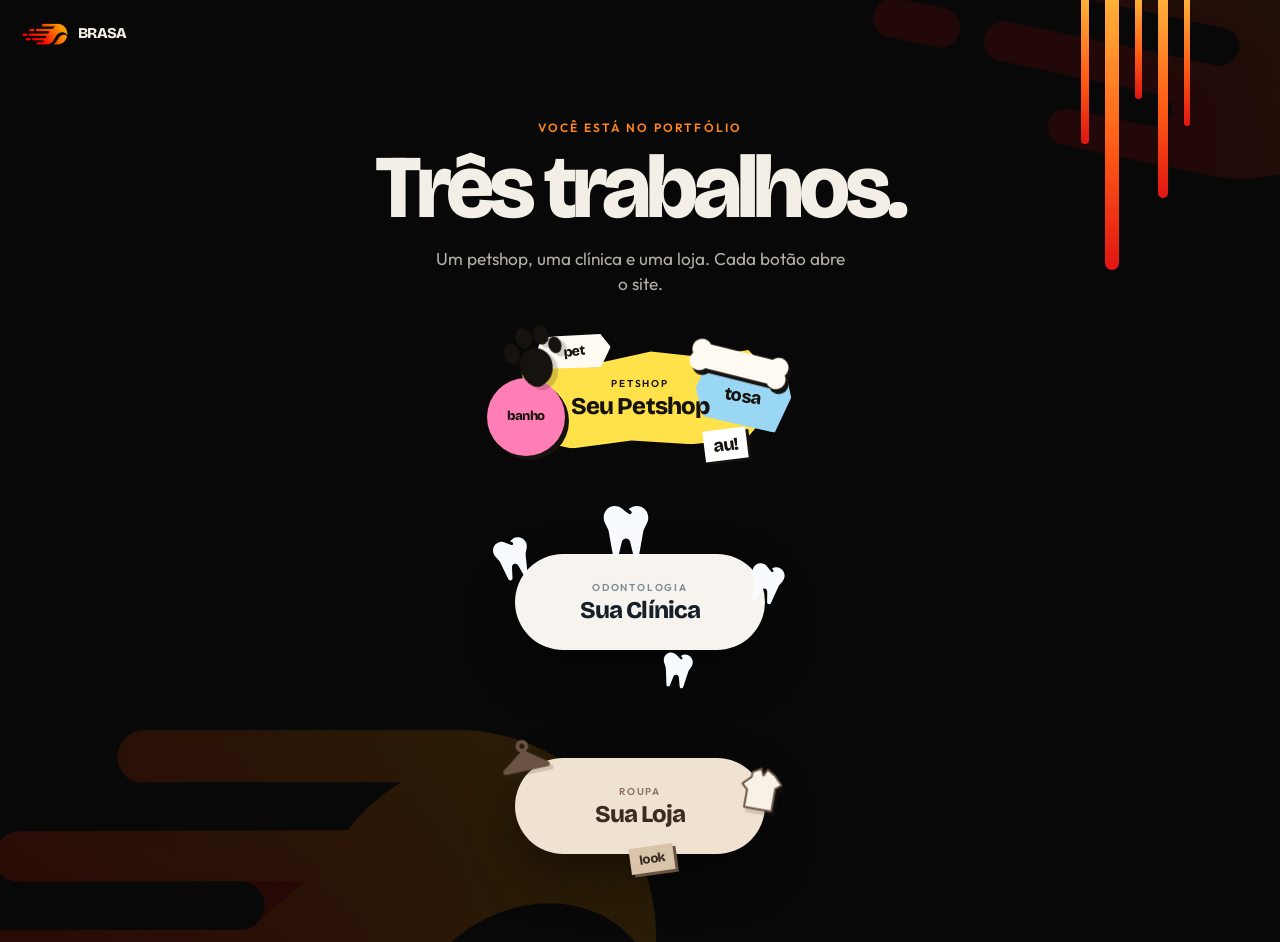
<file: portfolio/index.html>
<!DOCTYPE html>
<html lang="pt-BR">
<head>
  <meta charset="UTF-8" />
  <meta name="viewport" content="width=device-width, initial-scale=1" />
  <title>Portfólio — BRASA</title>
  <meta name="description" content="Portfólio da BRASA. Três sites: Seu Petshop, Sua Clínica Odontológica e Sua Loja." />
  <meta name="theme-color" content="#080808" />
  <link rel="icon" href="../assets/favicon.png" />
  <link rel="preconnect" href="https://fonts.googleapis.com" />
  <link rel="preconnect" href="https://fonts.gstatic.com" crossorigin />
  <link href="https://fonts.googleapis.com/css2?family=Bricolage+Grotesque:opsz,wght@12..96,700;12..96,800&family=Fraunces:ital,opsz,wght@1,9..144,520&family=Outfit:wght@420;600&display=swap" rel="stylesheet" />
  <link rel="stylesheet" href="../css/portfolio.css" />
</head>
<body>
  <img class="camo camo-a" src="../assets/logo.png" alt="" width="1450" height="714" />
  <img class="camo camo-b" src="../assets/logo.png" alt="" width="1450" height="714" />

  <div class="drips" aria-hidden="true">
    <i></i><i></i><i></i><i></i><i></i>
  </div>

  <a class="back" href="../index.html">
    <img src="../assets/logo.png" alt="" width="1450" height="714" />
    <span>BRASA</span>
  </a>

  <main class="page">
    <header class="intro">
      <p class="where">Você está no portfólio</p>
      <h1>Três trabalhos.</h1>
      <p class="lede">Um petshop, uma clínica e uma loja. Cada botão abre o site.</p>
    </header>

    <div class="works">
      <a class="btn pet" href="https://brasa-seupetshop.netlify.app/" target="_blank" rel="noopener noreferrer">
        <span class="scrap blue" aria-hidden="true">tosa</span>
        <span class="scrap pink" aria-hidden="true">banho</span>
        <span class="scrap cream" aria-hidden="true">pet</span>
        <svg class="paw" viewBox="0 0 64 64" aria-hidden="true">
          <ellipse cx="15" cy="22" rx="7" ry="9" />
          <ellipse cx="29" cy="12" rx="7" ry="9" />
          <ellipse cx="44" cy="14" rx="6.6" ry="8.6" />
          <ellipse cx="53" cy="26" rx="5.6" ry="7.4" />
          <path d="M18 36c1-8 7-13 14-13s13 5 14 13c1 10-5 18-14 20S17 46 18 36z" />
        </svg>
        <svg class="bone" viewBox="0 0 88 36" aria-hidden="true">
          <path d="M18 8a8 8 0 1 0 0 10 8 8 0 1 0 0 10h52a8 8 0 1 0 0-10 8 8 0 1 0 0-10H18z" />
        </svg>
        <span class="au" aria-hidden="true">au!</span>
        <span class="cut" aria-hidden="true"></span>
        <span class="label">
          <small>Petshop</small>
          <strong>Seu Petshop</strong>
        </span>
      </a>

      <a class="btn dent" href="https://sua-clinica-odontologica.netlify.app/" target="_blank" rel="noopener noreferrer">
        <svg class="tooth t1" viewBox="0 0 448 512" aria-hidden="true"><path d="M186.1 52.1C169.3 39.1 148.7 32 127.5 32C74.7 32 32 74.7 32 127.5v6.2c0 15.8 3.7 31.3 10.7 45.5l23.5 47.1c4.5 8.9 7.6 18.4 9.4 28.2l36.7 205.8c2 11.2 11.6 19.4 22.9 19.8s21.4-7.4 24-18.4l28.9-121.3C192.2 323.7 207 312 224 312s31.8 11.7 35.8 28.3l28.9 121.3c2.6 11.1 12.7 18.8 24 18.4s20.9-8.6 22.9-19.8l36.7-205.8c1.8-9.8 4.9-19.3 9.4-28.2l23.5-47.1c7.1-14.1 10.7-29.7 10.7-45.5v-2.1c0-55-44.6-99.6-99.6-99.6c-24.1 0-47.4 8.8-65.6 24.6l-3.2 2.8 19.5 15.2c7 5.4 8.2 15.5 2.8 22.5s-15.5 8.2-22.5 2.8l-24.4-19-37-28.8z"/></svg>
        <svg class="tooth t2" viewBox="0 0 448 512" aria-hidden="true"><path d="M186.1 52.1C169.3 39.1 148.7 32 127.5 32C74.7 32 32 74.7 32 127.5v6.2c0 15.8 3.7 31.3 10.7 45.5l23.5 47.1c4.5 8.9 7.6 18.4 9.4 28.2l36.7 205.8c2 11.2 11.6 19.4 22.9 19.8s21.4-7.4 24-18.4l28.9-121.3C192.2 323.7 207 312 224 312s31.8 11.7 35.8 28.3l28.9 121.3c2.6 11.1 12.7 18.8 24 18.4s20.9-8.6 22.9-19.8l36.7-205.8c1.8-9.8 4.9-19.3 9.4-28.2l23.5-47.1c7.1-14.1 10.7-29.7 10.7-45.5v-2.1c0-55-44.6-99.6-99.6-99.6c-24.1 0-47.4 8.8-65.6 24.6l-3.2 2.8 19.5 15.2c7 5.4 8.2 15.5 2.8 22.5s-15.5 8.2-22.5 2.8l-24.4-19-37-28.8z"/></svg>
        <svg class="tooth t3" viewBox="0 0 448 512" aria-hidden="true"><path d="M186.1 52.1C169.3 39.1 148.7 32 127.5 32C74.7 32 32 74.7 32 127.5v6.2c0 15.8 3.7 31.3 10.7 45.5l23.5 47.1c4.5 8.9 7.6 18.4 9.4 28.2l36.7 205.8c2 11.2 11.6 19.4 22.9 19.8s21.4-7.4 24-18.4l28.9-121.3C192.2 323.7 207 312 224 312s31.8 11.7 35.8 28.3l28.9 121.3c2.6 11.1 12.7 18.8 24 18.4s20.9-8.6 22.9-19.8l36.7-205.8c1.8-9.8 4.9-19.3 9.4-28.2l23.5-47.1c7.1-14.1 10.7-29.7 10.7-45.5v-2.1c0-55-44.6-99.6-99.6-99.6c-24.1 0-47.4 8.8-65.6 24.6l-3.2 2.8 19.5 15.2c7 5.4 8.2 15.5 2.8 22.5s-15.5 8.2-22.5 2.8l-24.4-19-37-28.8z"/></svg>
        <svg class="tooth t4" viewBox="0 0 448 512" aria-hidden="true"><path d="M186.1 52.1C169.3 39.1 148.7 32 127.5 32C74.7 32 32 74.7 32 127.5v6.2c0 15.8 3.7 31.3 10.7 45.5l23.5 47.1c4.5 8.9 7.6 18.4 9.4 28.2l36.7 205.8c2 11.2 11.6 19.4 22.9 19.8s21.4-7.4 24-18.4l28.9-121.3C192.2 323.7 207 312 224 312s31.8 11.7 35.8 28.3l28.9 121.3c2.6 11.1 12.7 18.8 24 18.4s20.9-8.6 22.9-19.8l36.7-205.8c1.8-9.8 4.9-19.3 9.4-28.2l23.5-47.1c7.1-14.1 10.7-29.7 10.7-45.5v-2.1c0-55-44.6-99.6-99.6-99.6c-24.1 0-47.4 8.8-65.6 24.6l-3.2 2.8 19.5 15.2c7 5.4 8.2 15.5 2.8 22.5s-15.5 8.2-22.5 2.8l-24.4-19-37-28.8z"/></svg>
        <span class="label">
          <small>Odontologia</small>
          <strong>Sua Clínica</strong>
        </span>
      </a>

      <a class="btn shop" href="https://sua-loja-de-roupa.netlify.app/" target="_blank" rel="noopener noreferrer">
        <svg class="hanger" viewBox="0 0 80 56" aria-hidden="true">
          <path d="M40 4a7 7 0 0 1 7 7c0 2.8-1.6 5.2-4 6.3L66 34.2A3 3 0 0 1 64.2 39H15.8a3 3 0 0 1-1.8-4.8L37 17.3A7 7 0 0 1 33 11a7 7 0 0 1 7-7zm0 4a3 3 0 0 0-1 5.8l1 .4 1-.4A3 3 0 0 0 40 8z"/>
        </svg>
        <svg class="shirt" viewBox="0 0 64 64" aria-hidden="true">
          <path d="M18 12 28 6l4 8 4-8 10 6 10 10-7 6v28H15V34l-7-6 10-10z"/>
        </svg>
        <span class="cloth-tag" aria-hidden="true">look</span>
        <span class="label">
          <small>Roupa</small>
          <strong>Sua Loja</strong>
        </span>
      </a>
    </div>
  </main>
  <script src="../js/analytics.js"></script>
  <script>
    document.querySelector(".btn.pet").addEventListener("click", () => BrasaTrack.track("site", "pet"));
    document.querySelector(".btn.dent").addEventListener("click", () => BrasaTrack.track("site", "dent"));
    document.querySelector(".btn.shop").addEventListener("click", () => BrasaTrack.track("site", "loja"));
  </script>
</body>
</html>
</file>
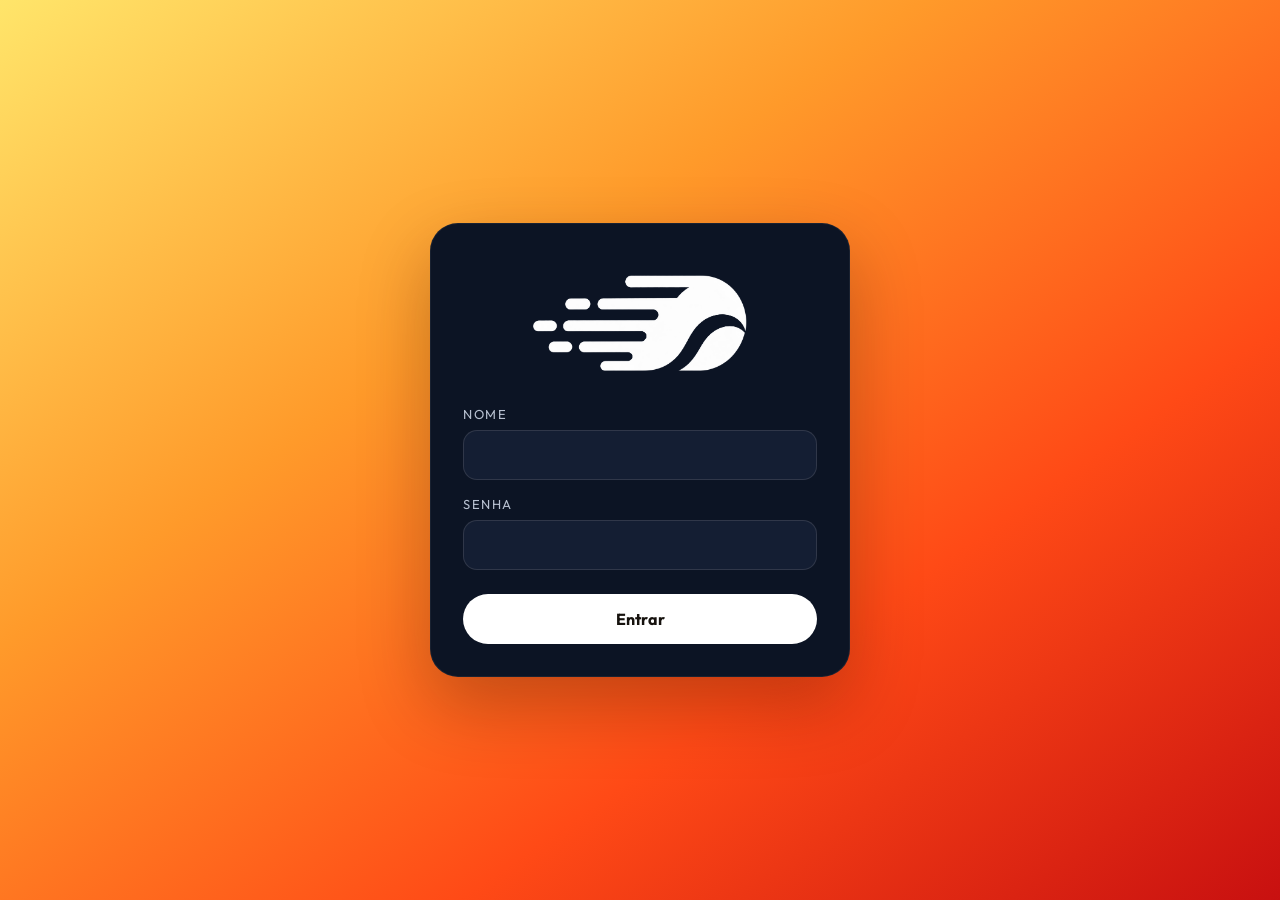
<file: admin.html>
<!DOCTYPE html>
<html lang="pt-BR">
<head>
  <meta charset="UTF-8" />
  <meta name="viewport" content="width=device-width, initial-scale=1" />
  <meta name="robots" content="noindex" />
  <title>BRASA — Admin</title>
  <link rel="icon" href="assets/favicon.png" />
  <link rel="preconnect" href="https://fonts.googleapis.com" />
  <link rel="preconnect" href="https://fonts.gstatic.com" crossorigin />
  <link href="https://fonts.googleapis.com/css2?family=Bricolage+Grotesque:opsz,wght@12..96,700;12..96,800&family=Outfit:wght@360;480;600&display=swap" rel="stylesheet" />
  <link rel="stylesheet" href="css/admin.css" />
</head>
<body>
  <main id="gate" class="gate">
    <form class="panel" id="loginForm" autocomplete="on">
      <img class="logo" src="assets/logo-white.png" alt="BRASA" width="1450" height="714" />
      <label>
        Nome
        <input name="name" type="text" autocomplete="username" required />
      </label>
      <label>
        Senha
        <input name="password" type="password" autocomplete="current-password" required />
      </label>
      <button class="enter" type="submit">Entrar</button>
      <p class="error" id="loginError" hidden>Nome ou senha incorretos.</p>
    </form>
  </main>

  <main id="desk" class="desk" hidden>
    <header class="top">
      <img class="logo logo-sm" src="assets/logo-white.png" alt="BRASA" width="1450" height="714" />
      <div class="top-actions">
        <button type="button" id="refresh" class="ghost">Atualizar</button>
        <button type="button" id="logout" class="ghost">Sair</button>
      </div>
    </header>
    <p class="source" id="sourceNote"></p>

    <div class="periods" role="tablist" aria-label="Período">
      <button type="button" data-range="year">12 meses</button>
      <button type="button" data-range="half">6 meses</button>
      <button type="button" data-range="quarter">3 meses</button>
      <button type="button" data-range="month" aria-selected="true">1 mês</button>
      <button type="button" data-range="week">1 semana</button>
      <button type="button" data-range="day">1 dia</button>
    </div>

    <section class="stats">
      <article class="window">
        <p>Aberturas do site</p>
        <strong id="statViews">0</strong>
        <span id="statLastView">Nenhuma ainda</span>
      </article>
      <article class="window">
        <p>Pessoas</p>
        <strong id="statPeople">0</strong>
        <span>Quem abriu o link neste período</span>
      </article>
      <article class="window">
        <p>Foram ao WhatsApp</p>
        <strong id="statWa">0</strong>
        <span id="statLastWa">Nenhum clique ainda</span>
      </article>
      <article class="window">
        <p>Pessoas no WhatsApp</p>
        <strong id="statPeopleWa">0</strong>
        <span id="statRate">0% de quem abriu o site</span>
      </article>
    </section>

    <section class="stats" aria-label="Portfólio">
      <article class="window">
        <p>Botão do portfólio</p>
        <strong id="statPortal">0</strong>
        <span id="statPortalPeople">Nenhuma pessoa</span>
      </article>
      <article class="window">
        <p>Pessoas no portfólio</p>
        <strong id="statPortalPeopleN">0</strong>
        <span>Quem clicou no botão</span>
      </article>
      <article class="window">
        <p>Seu Petshop</p>
        <strong id="statPet">0</strong>
        <span id="statPetPeople">Nenhuma pessoa</span>
      </article>
      <article class="window">
        <p>Sua Clínica</p>
        <strong id="statDent">0</strong>
        <span id="statDentPeople">Nenhuma pessoa</span>
      </article>
      <article class="window">
        <p>Sua Loja</p>
        <strong id="statShop">0</strong>
        <span id="statShopPeople">Nenhuma pessoa</span>
      </article>
    </section>

    <section class="split">
      <article class="window chart-window">
        <header>
          <h2>Movimento</h2>
          <p class="legend"><i class="swatch view"></i> Aberturas <i class="swatch wa"></i> WhatsApp <i class="swatch portal"></i> Portfólio</p>
        </header>
        <div class="chart" id="chart"></div>
        <p class="tip" id="chartTip" hidden></p>
        <p class="peak" id="peak">Sem pico neste período.</p>
      </article>
      <article class="window">
        <h2>De onde veio o WhatsApp</h2>
        <ul class="origins" id="origins"></ul>
        <h2 class="recent-title">Últimos registros</h2>
        <ul class="recent" id="recent"></ul>
      </article>
    </section>
  </main>

  <script src="js/analytics.js"></script>
  <script src="js/admin.js"></script>
</body>
</html>
</file>
<file: css/portfolio.css>
:root {
  --font-d: "Bricolage Grotesque", sans-serif;
  --font-b: "Outfit", sans-serif;
  --font-s: "Fraunces", serif;
  --ease: cubic-bezier(0.22, 1, 0.36, 1);
}

* { box-sizing: border-box; }
html, body { margin: 0; min-height: 100%; }
body {
  background: #080808;
  color: #f4efe6;
  font-family: var(--font-b);
  overflow-x: hidden;
}

.camo {
  position: fixed;
  height: auto;
  pointer-events: none;
  user-select: none;
  z-index: 0;
}
.camo-a {
  left: -24vw;
  bottom: -30vh;
  width: min(980px, 92vw);
  opacity: 0.14;
}
.camo-b {
  right: -28vw;
  top: -24vh;
  width: min(820px, 78vw);
  opacity: 0.1;
  rotate: 12deg;
}

.drips {
  position: fixed;
  top: 0;
  right: 7vw;
  z-index: 1;
  display: flex;
  align-items: flex-start;
  gap: 16px;
  pointer-events: none;
}
.drips i {
  display: block;
  width: 11px;
  border-radius: 0 0 999px 999px;
  background: linear-gradient(#ffb03a, #ff5a16 55%, #e01512);
  transform-origin: top center;
  animation: drip 6s ease-in-out infinite;
}
.drips i:nth-child(1) { height: 16vh; width: 8px; animation-delay: -1.2s; }
.drips i:nth-child(2) { height: 30vh; width: 14px; }
.drips i:nth-child(3) { height: 11vh; width: 7px; animation-delay: -2s; }
.drips i:nth-child(4) { height: 22vh; width: 10px; animation-delay: -0.6s; }
.drips i:nth-child(5) { height: 14vh; width: 6px; animation-delay: -3s; }
@keyframes drip {
  50% { transform: scaleY(1.08) translateX(2px); }
}

.back {
  position: fixed;
  top: 22px;
  left: 22px;
  z-index: 5;
  display: inline-flex;
  align-items: center;
  gap: 10px;
  color: #f4efe6;
  text-decoration: none;
  font-family: var(--font-d);
  font-weight: 800;
  letter-spacing: -0.04em;
}
.back img { width: 46px; height: auto; display: block; }
.back span { font-size: 15px; }

.page {
  position: relative;
  z-index: 2;
  min-height: 100svh;
  display: flex;
  flex-direction: column;
  align-items: center;
  justify-content: safe center;
  gap: 54px;
  padding: 120px 28px 88px;
}

.intro { text-align: center; max-width: 38rem; }
.where {
  margin: 0 0 14px;
  letter-spacing: 0.18em;
  text-transform: uppercase;
  font-size: 12px;
  font-weight: 600;
  color: #ff861c;
}
.intro h1 {
  margin: 0;
  font-family: var(--font-d);
  font-weight: 800;
  font-size: clamp(3.2rem, 7vw, 5.6rem);
  letter-spacing: -0.055em;
  line-height: 0.88;
}
.lede {
  margin: 18px auto 0;
  max-width: 26rem;
  font-size: 1.08rem;
  line-height: 1.45;
  color: rgba(244, 239, 230, 0.72);
}

.works {
  display: flex;
  flex-direction: column;
  align-items: center;
  justify-content: center;
  gap: 108px;
}

.btn {
  position: relative;
  width: min(250px, 74vw);
  min-height: 96px;
  padding: 26px 32px;
  border-radius: 999px;
  display: flex;
  align-items: center;
  justify-content: center;
  text-decoration: none;
  color: inherit;
  overflow: visible;
  transition: transform 0.45s var(--ease), box-shadow 0.45s ease;
}
.btn:hover, .btn:focus-visible { transform: translateY(-8px); }
.btn:focus-visible { outline: 2px solid #f4efe6; outline-offset: 6px; }

.pet {
  background: none;
  color: #16120e;
  border-radius: 0;
  box-shadow: none;
}
.pet .cut {
  position: absolute;
  inset: 0;
  z-index: 0;
  background: #ffe14a;
  clip-path: polygon(3% 18%, 14% 4%, 34% 12%, 55% 2%, 76% 10%, 94% 4%, 100% 22%, 96% 48%, 100% 74%, 92% 96%, 70% 100%, 46% 94%, 22% 100%, 4% 88%, 0% 62%, 4% 36%);
  filter: drop-shadow(6px 7px 0 rgba(0, 0, 0, 0.28));
  rotate: -2deg;
}

.dent {
  background: #f7f4ef;
  color: #172028;
  box-shadow: 0 22px 50px rgba(0, 0, 0, 0.4);
}
.dent:hover, .dent:focus-visible { box-shadow: 0 30px 58px rgba(0, 0, 0, 0.5); }

.label {
  position: relative;
  z-index: 4;
  display: flex;
  flex-direction: column;
  align-items: center;
  text-align: center;
  gap: 4px;
}
.label small {
  font-size: 10px;
  letter-spacing: 0.18em;
  text-transform: uppercase;
  font-weight: 600;
}
.label strong {
  font-family: var(--font-d);
  font-weight: 800;
  font-size: clamp(1.25rem, 3.4vw, 1.5rem);
  letter-spacing: -0.04em;
  line-height: 1;
}
.dent .label small { color: #7a8b96; }

.shop {
  background: #efe2d0;
  color: #3a2c22;
  box-shadow: 0 22px 50px rgba(0, 0, 0, 0.4);
}
.shop:hover, .shop:focus-visible { box-shadow: 0 30px 58px rgba(0, 0, 0, 0.5); }
.shop .label small { color: #8d735c; }

.scrap, .paw, .bone, .au, .tooth, .hanger, .shirt, .cloth-tag {
  position: absolute;
  z-index: 3;
  pointer-events: none;
}
.scrap {
  display: grid;
  place-items: center;
  font-family: var(--font-d);
  font-weight: 800;
  letter-spacing: -0.04em;
  line-height: 1;
  color: #16120e;
}
.scrap.blue {
  width: 96px;
  height: 64px;
  right: -26px;
  bottom: 18px;
  background: #9ad7f5;
  clip-path: polygon(8% 8%, 28% 0, 92% 10%, 100% 42%, 88% 100%, 12% 90%, 0 48%);
  box-shadow: 4px 5px 0 #16120e;
  rotate: 8deg;
  font-size: 18px;
  animation: bob 5.6s ease-in-out infinite;
}
.scrap.pink {
  width: 78px;
  height: 78px;
  left: -28px;
  top: 28px;
  border-radius: 50%;
  background: #ff7eb6;
  box-shadow: 4px 4px 0 #16120e;
  font-size: 13px;
  animation: bob 6.4s ease-in-out infinite reverse;
}
.scrap.cream {
  width: 74px;
  height: 36px;
  left: 22px;
  top: -16px;
  background: #fffaf2;
  clip-path: polygon(4% 20%, 16% 0, 88% 8%, 100% 46%, 84% 100%, 8% 88%, 0 42%);
  box-shadow: 3px 4px 0 rgba(22, 18, 14, 0.2);
  font-size: 14px;
  rotate: -6deg;
  animation: bob 7s ease-in-out infinite;
}
.paw {
  width: 74px;
  height: 74px;
  left: -18px;
  top: -28px;
  fill: #16120e;
  filter: drop-shadow(4px 5px 0 rgba(22, 18, 14, 0.18));
  rotate: -18deg;
  animation: sticker 5.2s ease-in-out infinite;
}
.bone {
  width: 108px;
  height: 44px;
  right: -28px;
  top: -8px;
  fill: #fffaf2;
  filter: drop-shadow(4px 4px 0 #16120e);
  rotate: 14deg;
  animation: boneFloat 6.2s ease-in-out infinite;
}
.au {
  right: 18px;
  bottom: -14px;
  background: #fff;
  color: #16120e;
  font-family: var(--font-d);
  font-weight: 800;
  font-size: 18px;
  letter-spacing: -0.04em;
  line-height: 1;
  padding: 7px 9px 6px;
  rotate: -7deg;
  box-shadow: 3px 3px 0 #16120e;
  animation: bob 4.8s ease-in-out infinite;
}

.tooth { fill: #f7fbfe; }
.t1 { left: -22px; top: -18px; width: 40px; height: 46px; rotate: -16deg; animation: tooth 7.5s ease-in-out infinite; }
.t2 { left: 34%; top: -52px; width: 52px; height: 60px; animation: tooth 8.4s ease-in-out infinite reverse; }
.t3 { right: -20px; top: 8px; width: 38px; height: 44px; rotate: 14deg; animation: tooth 6.8s ease-in-out infinite; }
.t4 { left: 58%; bottom: -40px; width: 34px; height: 39px; rotate: 8deg; animation: tooth 9s ease-in-out infinite; }

.hanger {
  left: -26px;
  top: -22px;
  width: 72px;
  height: 50px;
  fill: #6b5344;
  rotate: -12deg;
  filter: drop-shadow(3px 4px 0 rgba(58, 44, 34, 0.18));
  animation: bob 6.2s ease-in-out infinite;
}
.shirt {
  right: -22px;
  top: 6px;
  width: 52px;
  height: 52px;
  fill: #f7f1e8;
  stroke: #6b5344;
  stroke-width: 2.4;
  stroke-linejoin: round;
  rotate: 10deg;
  filter: drop-shadow(3px 4px 0 rgba(58, 44, 34, 0.16));
  animation: bob 7.4s ease-in-out infinite reverse;
}
.cloth-tag {
  left: 46%;
  bottom: -18px;
  background: #d8c4a8;
  color: #3a2c22;
  font-family: var(--font-d);
  font-weight: 800;
  font-size: 13px;
  letter-spacing: -0.03em;
  line-height: 1;
  padding: 7px 9px 6px;
  rotate: -8deg;
  box-shadow: 3px 3px 0 #6b5344;
  animation: bob 5.4s ease-in-out infinite;
}

@keyframes bob { 50% { translate: 0 -8px; } }
@keyframes sticker { 50% { translate: 0 -10px; rotate: -10deg; } }
@keyframes boneFloat { 50% { translate: 0 -8px; rotate: 20deg; } }
@keyframes tooth { 50% { translate: 0 -8px; } }

@media (max-width: 800px) {
  .page { justify-content: flex-start; gap: 36px; padding: 96px 20px 72px; }
  .works { gap: 72px; }
  .camo-a { width: 150vw; left: -70vw; bottom: -8vh; opacity: 0.12; }
  .camo-b { width: 120vw; right: -55vw; top: -18vh; opacity: 0.09; }
  .drips { right: 16px; gap: 10px; }
  .drips i:nth-child(2) { height: 14vh; }
  .drips i:nth-child(4) { height: 11vh; }
  .back { top: 16px; left: 16px; }
  .btn { width: min(300px, 78vw); }
}

@media (max-width: 420px) {
  .paw { width: 60px; height: 60px; left: -12px; }
  .bone { width: 88px; right: -16px; }
  .scrap.pink { width: 68px; height: 68px; font-size: 12px; left: -18px; }
  .scrap.blue { width: 78px; height: 54px; right: -14px; font-size: 15px; }
  .hanger { width: 58px; height: 40px; left: -14px; }
  .shirt { width: 42px; height: 42px; right: -12px; }
}
</file>
<file: css/admin.css>
:root {
  --navy: #0c1424;
  --navy-2: #141e33;
  --paper: #f4efe6;
  --muted: #b7c0d0;
  --line: rgba(244, 239, 230, 0.12);
  --orange: #ff9a2a;
  --red: #ff3d16;
}

* { box-sizing: border-box; }
html, body { margin: 0; min-height: 100%; }
body {
  min-height: 100vh;
  color: var(--paper);
  font-family: "Outfit", "Segoe UI", sans-serif;
  background: linear-gradient(145deg, #ffe56a 0%, #ff9a2a 36%, #ff4a16 68%, #c81010 100%);
}
button, input { font: inherit; color: inherit; }
button { cursor: pointer; }
img { display: block; max-width: 100%; }

.gate:not([hidden]) {
  min-height: 100vh;
  display: grid;
  place-items: center;
  padding: 28px 16px;
}
.gate[hidden], .desk[hidden] { display: none !important; }
.panel, .window {
  background: var(--navy);
  border: 1px solid rgba(255, 255, 255, 0.06);
  border-radius: 28px;
  box-shadow: 0 28px 70px rgba(40, 10, 0, 0.28);
}
.panel {
  width: min(420px, 100%);
  padding: 42px 32px 32px;
}
.logo { width: min(220px, 70%); height: auto; margin: 0 auto 32px; }
.logo-sm { width: min(148px, 46vw); margin: 0; }
.panel label {
  display: grid;
  gap: 8px;
  margin-bottom: 16px;
  font-size: 13px;
  letter-spacing: 0.12em;
  text-transform: uppercase;
  color: var(--muted);
}
.panel input {
  width: 100%;
  border: 1px solid var(--line);
  background: var(--navy-2);
  border-radius: 14px;
  padding: 14px 16px;
  font-size: 16px;
  letter-spacing: 0;
  text-transform: none;
  color: var(--paper);
}
.panel input:focus { outline: 2px solid #ff8a1f; outline-offset: 2px; }
.enter {
  width: 100%;
  margin-top: 8px;
  border: 0;
  border-radius: 999px;
  padding: 15px 18px;
  background: #fff;
  color: #16120e;
  font-weight: 700;
}
.enter:hover { background: #ffe56a; }
.error { margin: 14px 0 0; color: #ffb4a2; font-size: 14px; }

.desk { padding: 28px clamp(16px, 4vw, 48px) 48px; }
.top, .chart-window header, .top-actions, .legend {
  display: flex;
  align-items: center;
  justify-content: space-between;
  gap: 16px;
}
.top { margin-bottom: 22px; }
.ghost {
  border: 1px solid rgba(255, 255, 255, 0.7);
  background: transparent;
  color: #fff;
  border-radius: 999px;
  padding: 10px 16px;
}
.ghost:hover { background: rgba(12, 20, 36, 0.35); }
.periods { display: flex; flex-wrap: wrap; gap: 8px; margin-bottom: 18px; }
.periods button {
  border: 0;
  border-radius: 999px;
  padding: 10px 14px;
  background: rgba(255, 255, 255, 0.28);
  color: #1a0c08;
  font-weight: 600;
}
.periods button[aria-selected="true"] { background: var(--navy); color: var(--paper); }

.stats, .split {
  display: grid;
  gap: 14px;
}
.stats { grid-template-columns: repeat(4, 1fr); margin-bottom: 14px; }
.split { grid-template-columns: 1.4fr 0.8fr; align-items: start; }
.window { padding: 22px 22px 18px; }
.window p, .window h2 { margin: 0; }
.window p { color: var(--muted); font-size: 14px; }
.window strong {
  display: block;
  margin: 10px 0 6px;
  font-family: "Bricolage Grotesque", "Arial Narrow", sans-serif;
  font-size: clamp(2.4rem, 4vw, 3.6rem);
  letter-spacing: -0.04em;
  line-height: 0.95;
}
.window span { color: var(--muted); font-size: 13px; }
h2 {
  font-family: "Bricolage Grotesque", "Arial Narrow", sans-serif;
  font-size: 1.35rem;
  letter-spacing: -0.03em;
}
.legend { color: var(--muted); font-size: 13px; justify-content: flex-end; flex-wrap: wrap; }
.swatch {
  display: inline-block;
  width: 10px; height: 10px;
  border-radius: 99px;
  margin: 0 6px 0 12px;
}
.swatch.view { background: #ffb03a; }
.swatch.wa { background: #ff3d16; }
.swatch.portal { background: #c084fc; }
.source { margin: -8px 0 16px; color: #1a0c08; font-size: 14px; }

.stats, .split { min-width: 0; }
.window { min-width: 0; }
.chart {
  display: flex;
  align-items: flex-end;
  gap: 6px;
  height: 180px;
  margin-top: 22px;
  width: 100%;
  min-width: 0;
}
.col { flex: 1 1 0; min-width: 0; text-align: center; cursor: pointer; outline: none; }
.col:hover .bars i, .col:focus .bars i { filter: brightness(1.15); }
.bars { height: 146px; display: flex; align-items: flex-end; justify-content: center; gap: 3px; }
.bars i { display: block; width: 6px; border-radius: 99px 99px 3px 3px; min-height: 0; }
.bars .view { background: #ffb03a; }
.bars .wa { background: #ff3d16; }
.bars .portal { background: #c084fc; }
.tip {
  position: fixed; z-index: 30; transform: translate(-50%, -100%);
  width: max-content; max-width: 240px; margin: 0;
  padding: 10px 12px; border-radius: 14px;
  background: #070d18; color: var(--paper) !important;
  font-size: 12px; line-height: 1.45; white-space: pre-line; text-align: left;
  box-shadow: 0 14px 30px rgba(0, 0, 0, 0.35); pointer-events: none;
}
.tip[hidden] { display: none !important; }
.col em {
  display: block;
  margin-top: 8px;
  font-style: normal;
  font-size: 10px;
  color: var(--muted);
}
.peak { margin-top: 14px !important; }

.origins, .recent { list-style: none; margin: 16px 0 0; padding: 0; }
.origins li, .recent li {
  display: flex;
  justify-content: space-between;
  gap: 12px;
  padding: 12px 0;
  border-top: 1px solid var(--line);
  font-size: 15px;
}
.origins b, .recent b { font-weight: 600; }
.recent-title { margin-top: 26px; }
.recent li span { color: var(--paper); }
.recent time { color: var(--muted); font-size: 13px; white-space: nowrap; }
.empty { color: var(--muted); border: 0 !important; }

@media (max-width: 980px) {
  .stats, .split { grid-template-columns: 1fr 1fr; }
}
@media (max-width: 700px) {
  .stats, .split, .top { grid-template-columns: 1fr; }
  .top { align-items: flex-start; flex-direction: column; }
  .panel { padding: 32px 20px 24px; }
}
</file>
